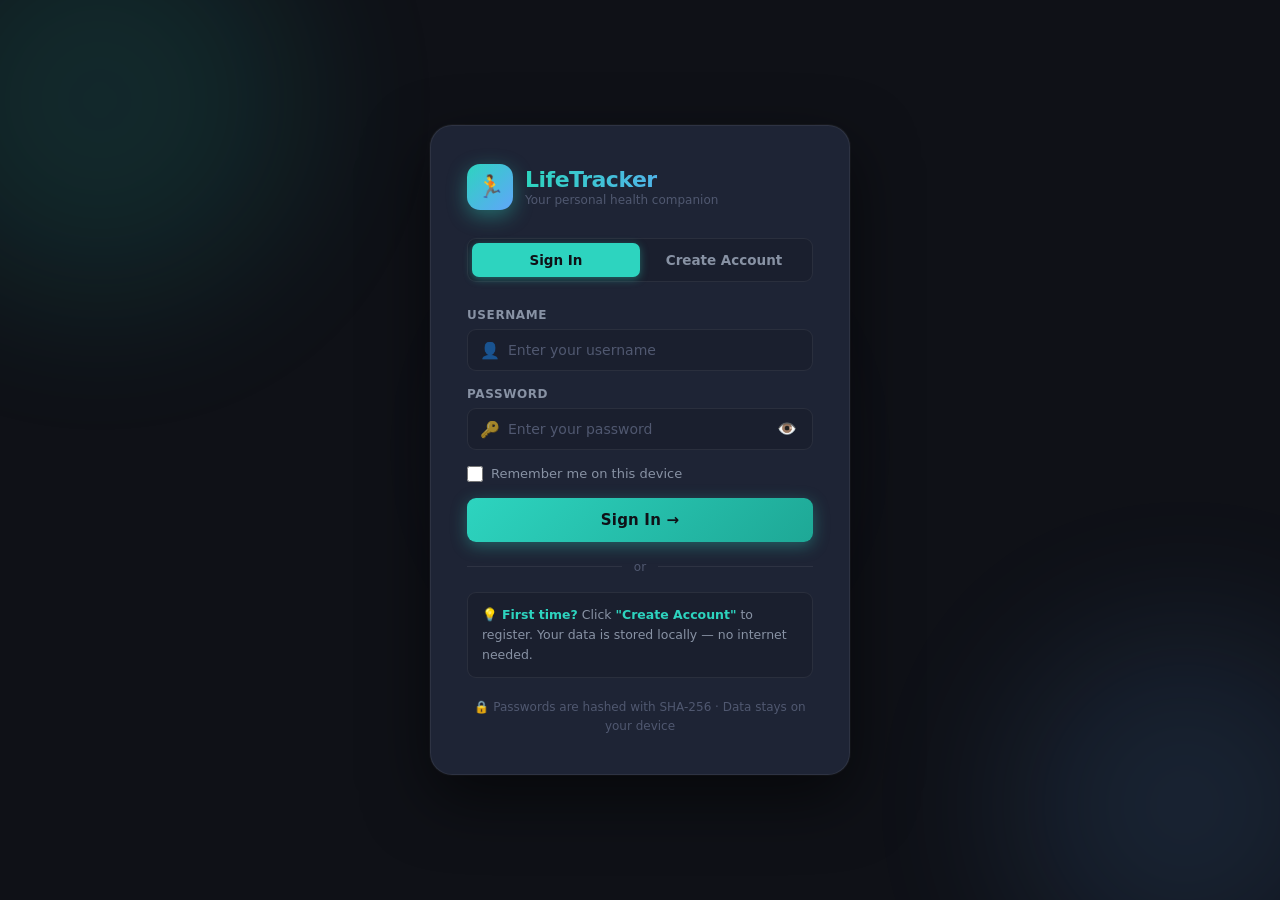
<file: life-tracker With Log in ui/life-tracker/index.html>
<!DOCTYPE html>
<html lang="en">
<head>
  <meta charset="UTF-8" />
  <meta name="viewport" content="width=device-width, initial-scale=1.0" />
  <title>LifeTracker — Daily Log</title>
  <script src="auth.js"></script>
  <script>
    // Auth guard — runs before page renders
    (function() {
      if (!Auth.isLoggedIn()) window.location.href = "login.html";
    })();
  </script>
  <link rel="stylesheet" href="style.css" />
  <style>
    /* Page-specific extras */
    .nutrition-preview {
      display: none;
      gap: 24px;
      justify-content: center;
      padding: 14px 20px;
      background: var(--bg-hover);
      border: 1px solid var(--border);
      border-radius: var(--radius-sm);
      margin-top: 10px;
    }
    .manual-macros-grid {
      display: none;
      grid-template-columns: 1fr 1fr;
      gap: 12px;
      margin-top: 12px;
      padding: 16px;
      background: var(--bg-hover);
      border: 1px solid var(--border);
      border-radius: var(--radius-sm);
    }
    .section-heading {
      font-size: 16px;
      font-weight: 700;
      color: var(--text-primary);
      margin-bottom: 16px;
      padding-bottom: 10px;
      border-bottom: 1px solid var(--border);
      display: flex;
      align-items: center;
      gap: 8px;
    }
    .vitals-grid {
      display: grid;
      grid-template-columns: 1fr 1fr;
      gap: 16px;
    }
    @media(max-width:600px){ .vitals-grid{grid-template-columns:1fr;} }
  </style>
</head>
<body>
<div class="app-shell">

  <!-- ─── SIDEBAR ─────────────────────────────────────────────── -->
  <aside class="sidebar" id="sidebar">
    <div class="sidebar-logo">
      <div class="logo-icon">🏃</div>
      <div class="logo-text">LifeTracker</div>
    </div>

    <nav class="sidebar-nav">
      <div class="nav-section">Navigation</div>
      <a class="nav-item active" href="index.html">
        <span class="nav-icon">📝</span> Daily Log
      </a>
      <a class="nav-item" href="dashboard.html">
        <span class="nav-icon">📊</span> Dashboard
      </a>

      <div class="nav-section" style="margin-top:8px">Log Sections</div>
      <button class="nav-item" onclick="switchTab('log')">
        <span class="nav-icon">🍽️</span> Food & Vitals
      </button>
      <button class="nav-item" onclick="switchTab('history')">
        <span class="nav-icon">📅</span> History
      </button>
      <button class="nav-item" onclick="switchTab('custom-food')">
        <span class="nav-icon">➕</span> Custom Foods
      </button>
      <button class="nav-item" onclick="switchTab('settings')">
        <span class="nav-icon">⚙️</span> Settings
      </button>
    </nav>

    <div class="sidebar-footer">
      <div class="flex items-center justify-between">
        <span style="font-size:13px;color:var(--text-secondary)">🌙 Dark Mode</span>
        <label class="toggle">
          <input type="checkbox" id="darkModeToggle" checked />
          <span class="toggle-slider"></span>
        </label>
      </div>
      <a class="nav-item" href="dashboard.html" style="margin-top:4px">
        <span class="nav-icon">🚀</span> Open Dashboard
      </a>
    </div>
  </aside>

  <!-- Sidebar mobile overlay -->
  <div class="sidebar-overlay" id="sidebarOverlay"></div>

  <!-- ─── MAIN ──────────────────────────────────────────────────── -->
  <main class="main">
    <!-- TOPBAR -->
    <header class="topbar">
      <div class="flex items-center gap-3">
        <button class="hamburger" id="hamburger">☰</button>
        <div class="topbar-title">Daily Log</div>
      </div>
      <div class="topbar-actions">
        <div class="flex items-center gap-2">
          <input type="date" id="datePicker"
            style="width:160px;padding:7px 10px;font-size:13px"
            title="Select a date to view or edit" />
          <button class="btn btn-secondary btn-sm" id="btnToday">Today</button>
        </div>
        <div id="userChip" style="display:flex;align-items:center;gap:8px;margin-left:4px;cursor:pointer;position:relative" onclick="toggleUserMenu()">
          <div id="userAvatar" style="width:34px;height:34px;border-radius:50%;display:flex;align-items:center;justify-content:center;font-size:13px;font-weight:800;flex-shrink:0;border:2px solid var(--border)"></div>
          <div id="userMenu" style="display:none;position:absolute;top:calc(100%+10px);right:0;background:var(--bg-surface);border:1px solid var(--border);border-radius:var(--radius);box-shadow:var(--shadow-md);min-width:190px;z-index:999;overflow:hidden">
            <div style="padding:14px;border-bottom:1px solid var(--border)">
              <div style="font-size:14px;font-weight:700;color:var(--text-primary)" id="menuName"></div>
              <div style="font-size:11px;color:var(--text-muted)" id="menuUsername"></div>
            </div>
            <a href="dashboard.html" style="display:flex;align-items:center;gap:10px;padding:11px 14px;font-size:13px;color:var(--text-secondary);text-decoration:none" onmouseover="this.style.background='var(--bg-hover)'" onmouseout="this.style.background=''">📊 Dashboard</a>
            <div style="border-top:1px solid var(--border)"></div>
            <button onclick="Auth.logout()" style="display:flex;align-items:center;gap:10px;padding:11px 14px;font-size:13px;color:#f87171;background:none;border:none;width:100%;text-align:left;cursor:pointer;font-family:inherit" onmouseover="this.style.background='var(--bg-hover)'" onmouseout="this.style.background=''">🚪 Sign Out</button>
          </div>
        </div>
      </div>
    </header>

    <!-- CONTENT -->
    <div class="content">
      <!-- Current date label -->
      <div style="margin-bottom:18px;display:flex;align-items:center;justify-content:space-between;flex-wrap:wrap;gap:8px">
        <div>
          <div style="font-size:22px;font-weight:800;letter-spacing:-0.5px" id="currentDateLabel">Today</div>
          <div style="font-size:13px;color:var(--text-muted)">Track your health data below</div>
        </div>
        <a href="dashboard.html" class="btn btn-primary btn-sm">📊 View Dashboard →</a>
      </div>

      <!-- TAB BAR -->
      <div class="tab-bar">
        <button class="tab-btn active" data-tab="log">🍽️ Log</button>
        <button class="tab-btn" data-tab="history">📅 History</button>
        <button class="tab-btn" data-tab="custom-food">🧪 Custom Foods</button>
        <button class="tab-btn" data-tab="settings">⚙️ Settings</button>
      </div>

      <!-- ══════════════ TAB: LOG ══════════════ -->
      <div class="tab-panel active" id="log">

        <!-- VITALS CARD -->
        <div class="card mb-4 fade-in">
          <div class="section-heading">💪 Daily Vitals</div>
          <div class="vitals-grid">
            <div class="form-group">
              <label>👟 Steps Walked</label>
              <input type="number" id="inSteps" placeholder="e.g. 8000" min="0" max="100000" />
            </div>
            <div class="form-group">
              <label>⚖️ Body Weight (kg)</label>
              <input type="number" id="inWeight" placeholder="e.g. 70.5" min="20" max="300" step="0.1" />
            </div>
          </div>

          <div class="form-group mt-4">
            <label>😊 How are you feeling today?</label>
            <div class="mood-grid" id="moodPicker"></div>
          </div>

          <div style="margin-top:18px">
            <button class="btn btn-primary" id="saveVitalsBtn">💾 Save Vitals</button>
          </div>
        </div>

        <!-- DAILY NUTRITION TOTALS BAR -->
        <div class="card mb-4 fade-in" style="animation-delay:0.05s">
          <div class="card-header">
            <div class="card-title">📊 Today's Nutrition Summary</div>
          </div>
          <div id="macroBarWrap"></div>
          <div style="margin-top:12px;font-size:14px;color:var(--text-secondary)" id="totalsCal">
            No food logged yet
          </div>
        </div>

        <!-- FOOD LOG TABLE -->
        <div class="card mb-4 fade-in" style="animation-delay:0.10s">
          <div class="card-header">
            <div class="card-title">🍽️ Food Log</div>
            <span class="badge" id="foodCountBadge">0 entries</span>
          </div>
          <div style="overflow-x:auto">
            <table class="food-table">
              <thead>
                <tr>
                  <th>Meal</th>
                  <th>Food</th>
                  <th>Serving</th>
                  <th>Calories</th>
                  <th>Protein</th>
                  <th>Carbs</th>
                  <th>Fat</th>
                  <th>Actions</th>
                </tr>
              </thead>
              <tbody id="foodTbody"></tbody>
            </table>
          </div>
        </div>

        <!-- ADD FOOD FORM -->
        <div class="card fade-in" style="animation-delay:0.15s">
          <div class="section-heading">➕ Add Food Item</div>

          <div class="form-grid">
            <!-- Food search with autocomplete -->
            <div class="form-group full">
              <label>🔍 Food Name</label>
              <div class="autocomplete-wrap">
                <input type="text" id="foodSearch"
                  placeholder="Type to search food database (rice, chicken, egg…)"
                  autocomplete="off" />
                <div class="autocomplete-list" id="acList"></div>
              </div>
            </div>

            <div class="form-group">
              <label>📏 Quantity</label>
              <input type="number" id="foodQty" placeholder="e.g. 150" min="0.1" step="0.5" />
            </div>

            <div class="form-group">
              <label>📐 Unit</label>
              <select id="foodUnit">
                <option value="g">g (grams)</option>
                <option value="kg">kg</option>
                <option value="ml">ml</option>
                <option value="l">litre</option>
                <option value="cup">cup (~240g)</option>
                <option value="bowl">bowl (~250g)</option>
                <option value="plate">plate (~350g)</option>
                <option value="piece">piece (~100g)</option>
                <option value="slice">slice (~30g)</option>
                <option value="tbsp">tablespoon</option>
                <option value="tsp">teaspoon</option>
                <option value="oz">oz</option>
              </select>
            </div>

            <div class="form-group">
              <label>🕐 Meal Time</label>
              <select id="foodMeal">
                <option value="Breakfast">🌅 Breakfast</option>
                <option value="Lunch">☀️ Lunch</option>
                <option value="Dinner">🌙 Dinner</option>
                <option value="Snack">🍎 Snack</option>
                <option value="Other">🍽️ Other</option>
              </select>
            </div>
          </div>

          <!-- Nutrition preview -->
          <div class="nutrition-preview" id="nutritionPreview"></div>

          <!-- Manual macro input (for unlisted foods) -->
          <div style="margin-top:14px">
            <button class="btn btn-secondary btn-sm" id="toggleManualBtn">
              📝 Not in database? Enter macros manually
            </button>
          </div>

          <div class="manual-macros-grid" id="manualMacrosWrap">
            <div class="form-group">
              <label>🔥 Calories (kcal)</label>
              <input type="number" id="manCal" placeholder="e.g. 320" min="0" />
            </div>
            <div class="form-group">
              <label>💪 Protein (g)</label>
              <input type="number" id="manProt" placeholder="e.g. 15" min="0" step="0.1" />
            </div>
            <div class="form-group">
              <label>🌾 Carbohydrates (g)</label>
              <input type="number" id="manCarb" placeholder="e.g. 45" min="0" step="0.1" />
            </div>
            <div class="form-group">
              <label>🧈 Fat (g)</label>
              <input type="number" id="manFat" placeholder="e.g. 8" min="0" step="0.1" />
            </div>
            <div class="form-group full" style="margin-top:4px">
              <div style="font-size:12px;color:var(--text-muted)">
                💡 This food will be saved to your custom database for future use.
              </div>
            </div>
          </div>

          <div class="flex gap-3 mt-4">
            <button class="btn btn-primary" id="addFoodBtn">➕ Add Food</button>
            <button class="btn btn-secondary" id="clearFoodBtn">✕ Clear</button>
          </div>
        </div>

      </div><!-- /tab:log -->

      <!-- ══════════════ TAB: HISTORY ══════════════ -->
      <div class="tab-panel" id="history">
        <div class="card fade-in">
          <div class="card-header">
            <div class="card-title">📅 History</div>
            <span class="text-muted text-sm">Click any day to edit</span>
          </div>
          <div id="historyList">
            <div class="empty-state">
              <div class="empty-icon">📅</div>
              <div class="empty-title">Loading history…</div>
            </div>
          </div>
        </div>
      </div>

      <!-- ══════════════ TAB: CUSTOM FOODS ══════════════ -->
      <div class="tab-panel" id="custom-food">
        <div class="card fade-in">
          <div class="card-header">
            <div class="card-title">🧪 My Custom Foods</div>
          </div>
          <p style="font-size:13px;color:var(--text-secondary);margin-bottom:16px">
            Foods you've manually entered are saved here and appear in the search autocomplete.
          </p>
          <div id="customFoodList"></div>
        </div>
      </div>

      <!-- ══════════════ TAB: SETTINGS ══════════════ -->
      <div class="tab-panel" id="settings">
        <div class="card fade-in">
          <div class="section-heading">👤 Profile & Goals</div>
          <div class="form-grid">
            <div class="form-group full">
              <label>Your Name</label>
              <input type="text" id="settingName" placeholder="Enter your name" />
            </div>
            <div class="form-group">
              <label>🔥 Daily Calorie Goal (kcal)</label>
              <input type="number" id="settingCal" placeholder="2000" min="500" max="6000" />
            </div>
            <div class="form-group">
              <label>💪 Daily Protein Goal (g)</label>
              <input type="number" id="settingProt" placeholder="120" min="10" max="500" />
            </div>
            <div class="form-group full">
              <label>👟 Daily Steps Goal</label>
              <input type="number" id="settingSteps" placeholder="10000" min="1000" max="100000" />
            </div>
          </div>
          <button class="btn btn-primary mt-4" id="saveSettingsBtn">💾 Save Settings</button>
        </div>

        <div class="card mt-4 fade-in" style="animation-delay:0.1s">
          <div class="section-heading">📦 Data Management</div>

          <div class="settings-row">
            <div>
              <div class="settings-label">Export Data</div>
              <div class="settings-sub">Download all your data as a JSON file</div>
            </div>
            <button class="btn btn-secondary" id="exportJSONBtn">⬇️ Export JSON</button>
          </div>

          <div class="settings-row">
            <div>
              <div class="settings-label">Import Data</div>
              <div class="settings-sub">Restore from a previously exported JSON file</div>
            </div>
            <button class="btn btn-secondary" id="importJSONBtn">⬆️ Import JSON</button>
          </div>

          <div class="settings-row">
            <div>
              <div class="settings-label" style="color:var(--danger)">Clear All Data</div>
              <div class="settings-sub">Permanently delete all tracked data</div>
            </div>
            <button class="btn btn-danger" id="clearDataBtn">🗑️ Clear Data</button>
          </div>
        </div>

        <div class="card mt-4 fade-in" style="animation-delay:0.2s">
          <div class="section-heading">ℹ️ About</div>
          <p style="font-size:13.5px;color:var(--text-secondary);line-height:1.8">
            <strong>LifeTracker v1.0</strong> — A fully offline personal health tracking app.<br/>
            All data is stored locally in your browser's <code>localStorage</code>.<br/>
            No internet required · No account needed · Your data stays on your device.
          </p>
          <div style="margin-top:14px;font-size:13px;color:var(--text-muted)">
            Built with HTML, CSS & JavaScript · Food DB: 60+ common foods included
          </div>
        </div>

      </div><!-- /tab:settings -->

    </div><!-- /content -->
  </main>

</div><!-- /app-shell -->

<!-- Toast container -->
<div id="toast-container"></div>

<!-- Scripts (order matters) -->
<script src="data.js"></script>
<script src="app.js"></script>
<script>
  // Populate user chip in topbar
  (function() {
    const s = Auth.getSession();
    if (!s) return;
    const av = document.getElementById("userAvatar");
    const mn = document.getElementById("menuName");
    const mu = document.getElementById("menuUsername");
    if (av) {
      const a = Auth.getUsers()[s.username]?.avatar || Auth.generateAvatar(s.displayName);
      av.textContent = a.initials;
      av.style.background = a.color;
      av.style.color = "#0f1117";
    }
    if (mn) mn.textContent = s.displayName;
    if (mu) mu.textContent = "@" + s.username;
  })();

  function toggleUserMenu() {
    const m = document.getElementById("userMenu");
    if (m) m.style.display = m.style.display === "none" ? "block" : "none";
  }
  document.addEventListener("click", function(e) {
    if (!e.target.closest("#userChip")) {
      const m = document.getElementById("userMenu");
      if (m) m.style.display = "none";
    }
  });
</script>
</body>
</html>
</file>
<file: life-tracker With Log in ui/life-tracker/style.css>
/* ═══════════════════════════════════════════════════════════════
   style.css — LifeTracker Design System
   Dark-first, teal-accented, clean fitness aesthetic
   ═══════════════════════════════════════════════════════════════ */

/* ─── CSS VARIABLES ──────────────────────────────────────────── */
:root {
  /* Background layers */
  --bg-base:     #0f1117;
  --bg-surface:  #161b27;
  --bg-card:     #1e2435;
  --bg-hover:    #252c3e;
  --bg-input:    #1a1f2e;

  /* Accent: teal-to-blue */
  --accent:      #2dd4bf;
  --accent-dim:  #1ea896;
  --accent2:     #60a5fa;
  --accent3:     #4ade80;
  --warning:     #fbbf24;
  --danger:      #f87171;
  --purple:      #a78bfa;

  /* Text */
  --text-primary:   #e8eaf2;
  --text-secondary: #8892a4;
  --text-muted:     #505870;

  /* Border */
  --border:      rgba(255,255,255,0.06);
  --border-glow: rgba(45,212,191,0.25);

  /* Shadows */
  --shadow-sm:   0 2px 8px rgba(0,0,0,0.35);
  --shadow-md:   0 6px 24px rgba(0,0,0,0.45);
  --shadow-lg:   0 16px 48px rgba(0,0,0,0.55);
  --shadow-glow: 0 0 24px rgba(45,212,191,0.15);

  /* Spacing */
  --radius:      14px;
  --radius-sm:   8px;
  --radius-lg:   20px;

  /* Transitions */
  --trans:       all 0.22s cubic-bezier(0.4,0,0.2,1);
}

/* Light mode override */
body.light {
  --bg-base:     #f0f4f8;
  --bg-surface:  #ffffff;
  --bg-card:     #ffffff;
  --bg-hover:    #f5f7fb;
  --bg-input:    #f0f4f8;
  --text-primary:   #1a1f2e;
  --text-secondary: #5a6478;
  --text-muted:     #a0aab8;
  --border:      rgba(0,0,0,0.08);
  --shadow-sm:   0 2px 8px rgba(0,0,0,0.08);
  --shadow-md:   0 6px 24px rgba(0,0,0,0.10);
}

/* ─── RESET & BASE ───────────────────────────────────────────── */
*, *::before, *::after { box-sizing: border-box; margin: 0; padding: 0; }

html { scroll-behavior: smooth; -webkit-font-smoothing: antialiased; }

body {
  font-family: 'Segoe UI', 'SF Pro Display', system-ui, -apple-system, sans-serif;
  background: var(--bg-base);
  color: var(--text-primary);
  min-height: 100vh;
  line-height: 1.5;
  transition: background 0.3s, color 0.3s;
}

a { color: var(--accent); text-decoration: none; transition: var(--trans); }
a:hover { color: var(--accent2); }

button { cursor: pointer; font-family: inherit; }
input, select, textarea { font-family: inherit; }

::-webkit-scrollbar { width: 6px; }
::-webkit-scrollbar-track { background: var(--bg-base); }
::-webkit-scrollbar-thumb { background: var(--text-muted); border-radius: 99px; }

/* ─── LAYOUT ─────────────────────────────────────────────────── */
.app-shell {
  display: flex;
  min-height: 100vh;
}

/* ── SIDEBAR ── */
.sidebar {
  width: 220px;
  flex-shrink: 0;
  background: var(--bg-surface);
  border-right: 1px solid var(--border);
  display: flex;
  flex-direction: column;
  position: fixed;
  top: 0; left: 0; bottom: 0;
  z-index: 100;
  transition: width 0.25s ease, transform 0.25s ease;
  overflow: hidden;
}

.sidebar-logo {
  padding: 24px 20px 20px;
  display: flex;
  align-items: center;
  gap: 10px;
  border-bottom: 1px solid var(--border);
}

.logo-icon {
  width: 36px; height: 36px;
  background: linear-gradient(135deg, var(--accent), var(--accent2));
  border-radius: 10px;
  display: flex; align-items: center; justify-content: center;
  font-size: 18px;
  flex-shrink: 0;
  box-shadow: 0 4px 12px rgba(45,212,191,0.35);
}

.logo-text {
  font-size: 17px;
  font-weight: 700;
  letter-spacing: -0.3px;
  background: linear-gradient(90deg, var(--accent), var(--accent2));
  -webkit-background-clip: text;
  -webkit-text-fill-color: transparent;
  background-clip: text;
}

.sidebar-nav {
  flex: 1;
  padding: 16px 12px;
  display: flex;
  flex-direction: column;
  gap: 4px;
  overflow-y: auto;
}

.nav-section {
  font-size: 10px;
  font-weight: 700;
  text-transform: uppercase;
  letter-spacing: 1px;
  color: var(--text-muted);
  padding: 10px 8px 4px;
}

.nav-item {
  display: flex;
  align-items: center;
  gap: 10px;
  padding: 10px 12px;
  border-radius: var(--radius-sm);
  color: var(--text-secondary);
  font-size: 14px;
  font-weight: 500;
  transition: var(--trans);
  cursor: pointer;
  border: none;
  background: none;
  width: 100%;
  text-align: left;
  text-decoration: none;
}

.nav-item:hover {
  background: var(--bg-hover);
  color: var(--text-primary);
}

.nav-item.active {
  background: rgba(45,212,191,0.12);
  color: var(--accent);
  font-weight: 600;
}

.nav-item .nav-icon { font-size: 17px; width: 20px; text-align: center; }

.sidebar-footer {
  padding: 16px 12px;
  border-top: 1px solid var(--border);
  display: flex;
  flex-direction: column;
  gap: 8px;
}

/* ── MAIN CONTENT ── */
.main {
  flex: 1;
  margin-left: 220px;
  min-height: 100vh;
  display: flex;
  flex-direction: column;
  transition: margin-left 0.25s ease;
}

.topbar {
  height: 64px;
  background: var(--bg-surface);
  border-bottom: 1px solid var(--border);
  display: flex;
  align-items: center;
  justify-content: space-between;
  padding: 0 28px;
  position: sticky;
  top: 0;
  z-index: 90;
  backdrop-filter: blur(12px);
}

.topbar-title {
  font-size: 20px;
  font-weight: 700;
  letter-spacing: -0.3px;
  color: var(--text-primary);
}

.topbar-actions {
  display: flex;
  align-items: center;
  gap: 12px;
}

.content {
  flex: 1;
  padding: 28px;
  max-width: 1400px;
  width: 100%;
}

/* ─── TABS ───────────────────────────────────────────────────── */
.tab-bar {
  display: flex;
  gap: 4px;
  background: var(--bg-surface);
  border: 1px solid var(--border);
  border-radius: var(--radius);
  padding: 5px;
  margin-bottom: 24px;
  width: fit-content;
}

.tab-btn {
  padding: 8px 18px;
  border-radius: var(--radius-sm);
  border: none;
  background: none;
  color: var(--text-secondary);
  font-size: 13.5px;
  font-weight: 500;
  transition: var(--trans);
}

.tab-btn:hover { color: var(--text-primary); background: var(--bg-hover); }

.tab-btn.active {
  background: var(--accent);
  color: #0f1117;
  font-weight: 700;
  box-shadow: 0 2px 8px rgba(45,212,191,0.4);
}

.tab-panel { display: none; }
.tab-panel.active { display: block; }

/* ─── CARDS ──────────────────────────────────────────────────── */
.card {
  background: var(--bg-card);
  border: 1px solid var(--border);
  border-radius: var(--radius);
  padding: 22px;
  transition: var(--trans);
}

.card:hover { border-color: rgba(45,212,191,0.15); }

.card-header {
  display: flex;
  align-items: center;
  justify-content: space-between;
  margin-bottom: 18px;
}

.card-title {
  font-size: 14px;
  font-weight: 600;
  color: var(--text-secondary);
  text-transform: uppercase;
  letter-spacing: 0.6px;
  display: flex;
  align-items: center;
  gap: 8px;
}

/* ─── STAT CARDS ─────────────────────────────────────────────── */
.stats-grid {
  display: grid;
  grid-template-columns: repeat(auto-fit, minmax(190px, 1fr));
  gap: 16px;
  margin-bottom: 24px;
}

.stat-card {
  background: var(--bg-card);
  border: 1px solid var(--border);
  border-radius: var(--radius);
  padding: 20px;
  transition: var(--trans);
  position: relative;
  overflow: hidden;
}

.stat-card::before {
  content: '';
  position: absolute;
  top: 0; left: 0; right: 0;
  height: 2px;
  background: linear-gradient(90deg, var(--accent-color, var(--accent)), transparent);
  border-radius: var(--radius) var(--radius) 0 0;
}

.stat-card:hover {
  transform: translateY(-2px);
  box-shadow: var(--shadow-md);
  border-color: rgba(45,212,191,0.2);
}

.stat-icon {
  width: 40px; height: 40px;
  border-radius: 10px;
  display: flex; align-items: center; justify-content: center;
  font-size: 20px;
  margin-bottom: 14px;
  background: var(--icon-bg, rgba(45,212,191,0.12));
}

.stat-value {
  font-size: 28px;
  font-weight: 800;
  color: var(--text-primary);
  letter-spacing: -1px;
  line-height: 1;
  margin-bottom: 4px;
}

.stat-unit {
  font-size: 14px;
  font-weight: 500;
  color: var(--text-muted);
  margin-left: 2px;
}

.stat-label {
  font-size: 13px;
  color: var(--text-secondary);
  font-weight: 500;
}

.stat-sub {
  font-size: 11px;
  color: var(--text-muted);
  margin-top: 4px;
}

.stat-progress {
  margin-top: 12px;
  height: 4px;
  background: var(--bg-hover);
  border-radius: 99px;
  overflow: hidden;
}

.stat-progress-bar {
  height: 100%;
  background: var(--accent-color, var(--accent));
  border-radius: 99px;
  transition: width 0.8s cubic-bezier(0.4,0,0.2,1);
}

/* ─── CHART CARDS ────────────────────────────────────────────── */
.charts-grid {
  display: grid;
  grid-template-columns: 1fr 1fr;
  gap: 20px;
  margin-bottom: 24px;
}

.chart-card {
  background: var(--bg-card);
  border: 1px solid var(--border);
  border-radius: var(--radius);
  padding: 20px;
}

.chart-card.full-width { grid-column: 1 / -1; }

.chart-canvas-wrap {
  position: relative;
  height: 220px;
  margin-top: 10px;
}

.chart-canvas-wrap canvas {
  width: 100% !important;
  height: 100% !important;
  border-radius: var(--radius-sm);
}

/* ─── FORMS ──────────────────────────────────────────────────── */
.form-grid {
  display: grid;
  grid-template-columns: 1fr 1fr;
  gap: 16px;
}

.form-group {
  display: flex;
  flex-direction: column;
  gap: 7px;
}

.form-group.full { grid-column: 1 / -1; }

label {
  font-size: 12.5px;
  font-weight: 600;
  color: var(--text-secondary);
  text-transform: uppercase;
  letter-spacing: 0.5px;
}

input[type="text"],
input[type="number"],
input[type="date"],
select,
textarea {
  background: var(--bg-input);
  border: 1.5px solid var(--border);
  border-radius: var(--radius-sm);
  color: var(--text-primary);
  padding: 11px 14px;
  font-size: 14px;
  transition: var(--trans);
  width: 100%;
  appearance: none;
  -webkit-appearance: none;
}

input:focus, select:focus, textarea:focus {
  outline: none;
  border-color: var(--accent);
  background: var(--bg-hover);
  box-shadow: 0 0 0 3px rgba(45,212,191,0.15);
}

select {
  background-image: url("data:image/svg+xml,%3Csvg xmlns='http://www.w3.org/2000/svg' width='12' height='8' viewBox='0 0 12 8'%3E%3Cpath d='M1 1l5 5 5-5' stroke='%238892a4' stroke-width='1.5' fill='none' stroke-linecap='round'/%3E%3C/svg%3E");
  background-repeat: no-repeat;
  background-position: right 12px center;
  padding-right: 36px;
}

textarea { resize: vertical; min-height: 80px; }

/* ─── BUTTONS ────────────────────────────────────────────────── */
.btn {
  display: inline-flex;
  align-items: center;
  gap: 7px;
  padding: 10px 18px;
  border-radius: var(--radius-sm);
  border: none;
  font-size: 13.5px;
  font-weight: 600;
  transition: var(--trans);
  cursor: pointer;
  line-height: 1;
  white-space: nowrap;
}

.btn-primary {
  background: var(--accent);
  color: #0f1117;
  box-shadow: 0 4px 12px rgba(45,212,191,0.35);
}

.btn-primary:hover {
  background: var(--accent-dim);
  transform: translateY(-1px);
  box-shadow: 0 6px 20px rgba(45,212,191,0.45);
}

.btn-primary:active { transform: translateY(0); }

.btn-secondary {
  background: var(--bg-hover);
  color: var(--text-secondary);
  border: 1px solid var(--border);
}

.btn-secondary:hover {
  background: var(--bg-surface);
  color: var(--text-primary);
  border-color: var(--accent);
}

.btn-danger {
  background: rgba(248,113,113,0.12);
  color: var(--danger);
  border: 1px solid rgba(248,113,113,0.2);
}

.btn-danger:hover {
  background: rgba(248,113,113,0.2);
}

.btn-sm { padding: 6px 12px; font-size: 12px; }
.btn-icon { padding: 8px; }

/* ─── FOOD LOG TABLE ─────────────────────────────────────────── */
.food-table {
  width: 100%;
  border-collapse: collapse;
  font-size: 13.5px;
}

.food-table th {
  text-align: left;
  padding: 8px 12px;
  color: var(--text-muted);
  font-size: 11px;
  font-weight: 700;
  text-transform: uppercase;
  letter-spacing: 0.6px;
  border-bottom: 1px solid var(--border);
}

.food-table td {
  padding: 11px 12px;
  border-bottom: 1px solid var(--border);
  color: var(--text-primary);
  vertical-align: middle;
}

.food-table tr:last-child td { border-bottom: none; }
.food-table tr:hover td { background: var(--bg-hover); }

.food-table .nutrient-col { color: var(--text-secondary); font-size: 13px; }
.food-table .meal-badge {
  display: inline-block;
  padding: 2px 8px;
  border-radius: 99px;
  font-size: 11px;
  font-weight: 600;
}

/* Macro color dots */
.macro-dot {
  display: inline-block;
  width: 8px; height: 8px;
  border-radius: 50%;
  margin-right: 4px;
  vertical-align: middle;
}

/* ─── MACRO SUMMARY BAR ──────────────────────────────────────── */
.macro-bar-wrap {
  margin-top: 14px;
}

.macro-labels {
  display: flex;
  justify-content: space-between;
  margin-bottom: 6px;
}

.macro-label {
  font-size: 12px;
  color: var(--text-secondary);
  font-weight: 500;
}

.macro-label span {
  font-weight: 700;
  color: var(--text-primary);
  display: block;
  font-size: 15px;
}

.macro-bar {
  height: 8px;
  border-radius: 99px;
  background: var(--bg-hover);
  display: flex;
  overflow: hidden;
  gap: 2px;
}

.macro-seg {
  height: 100%;
  border-radius: 99px;
  transition: width 0.6s cubic-bezier(0.4,0,0.2,1);
}

/* ─── FOOD SEARCH AUTOCOMPLETE ───────────────────────────────── */
.autocomplete-wrap {
  position: relative;
}

.autocomplete-list {
  position: absolute;
  top: calc(100% + 4px);
  left: 0; right: 0;
  background: var(--bg-surface);
  border: 1px solid var(--border);
  border-radius: var(--radius-sm);
  box-shadow: var(--shadow-md);
  z-index: 999;
  max-height: 220px;
  overflow-y: auto;
  display: none;
}

.autocomplete-list.open { display: block; }

.autocomplete-item {
  padding: 10px 14px;
  cursor: pointer;
  font-size: 13.5px;
  transition: var(--trans);
  display: flex;
  align-items: center;
  justify-content: space-between;
}

.autocomplete-item:hover,
.autocomplete-item.highlighted { background: var(--bg-hover); }

.autocomplete-item .food-macros {
  font-size: 11px;
  color: var(--text-muted);
}

/* ─── TOGGLE SWITCH ──────────────────────────────────────────── */
.toggle {
  position: relative;
  display: inline-block;
  width: 40px; height: 22px;
}

.toggle input { display: none; }

.toggle-slider {
  position: absolute;
  cursor: pointer;
  top: 0; left: 0; right: 0; bottom: 0;
  background: var(--bg-hover);
  border-radius: 11px;
  transition: var(--trans);
  border: 1px solid var(--border);
}

.toggle-slider::before {
  content: '';
  position: absolute;
  width: 16px; height: 16px;
  left: 2px; top: 2px;
  background: var(--text-muted);
  border-radius: 50%;
  transition: var(--trans);
}

.toggle input:checked + .toggle-slider { background: var(--accent); border-color: var(--accent); }
.toggle input:checked + .toggle-slider::before { transform: translateX(18px); background: #0f1117; }

/* ─── MOOD PICKER ────────────────────────────────────────────── */
.mood-grid {
  display: flex;
  flex-wrap: wrap;
  gap: 8px;
}

.mood-btn {
  padding: 8px 14px;
  border-radius: 99px;
  border: 1.5px solid var(--border);
  background: var(--bg-input);
  color: var(--text-secondary);
  font-size: 13px;
  font-weight: 500;
  transition: var(--trans);
  cursor: pointer;
  display: flex;
  align-items: center;
  gap: 6px;
}

.mood-btn:hover { border-color: var(--accent); color: var(--text-primary); }

.mood-btn.selected {
  border-color: var(--accent);
  background: rgba(45,212,191,0.12);
  color: var(--accent);
  font-weight: 600;
}

/* ─── HISTORY LIST ───────────────────────────────────────────── */
.history-item {
  background: var(--bg-card);
  border: 1px solid var(--border);
  border-radius: var(--radius);
  padding: 16px 20px;
  margin-bottom: 10px;
  display: flex;
  align-items: center;
  justify-content: space-between;
  transition: var(--trans);
  cursor: pointer;
}

.history-item:hover {
  border-color: rgba(45,212,191,0.2);
  transform: translateX(2px);
}

.history-date {
  font-size: 14px;
  font-weight: 700;
  color: var(--text-primary);
}

.history-sub {
  font-size: 12px;
  color: var(--text-secondary);
  margin-top: 2px;
}

.history-stats {
  display: flex;
  gap: 20px;
  align-items: center;
}

.hstat {
  text-align: center;
}

.hstat-val { font-size: 15px; font-weight: 700; color: var(--text-primary); }
.hstat-lbl { font-size: 10px; color: var(--text-muted); text-transform: uppercase; letter-spacing: 0.5px; }

/* ─── TOAST NOTIFICATIONS ────────────────────────────────────── */
#toast-container {
  position: fixed;
  bottom: 24px;
  right: 24px;
  z-index: 9999;
  display: flex;
  flex-direction: column;
  gap: 10px;
}

.toast {
  background: var(--bg-card);
  border: 1px solid var(--border);
  border-radius: var(--radius-sm);
  padding: 12px 18px;
  font-size: 13.5px;
  color: var(--text-primary);
  box-shadow: var(--shadow-md);
  display: flex;
  align-items: center;
  gap: 10px;
  min-width: 220px;
  animation: slideInRight 0.3s ease;
  transition: opacity 0.3s;
}

.toast.success { border-left: 3px solid var(--accent); }
.toast.error   { border-left: 3px solid var(--danger); }
.toast.info    { border-left: 3px solid var(--accent2); }

@keyframes slideInRight {
  from { opacity: 0; transform: translateX(20px); }
  to   { opacity: 1; transform: translateX(0); }
}

/* ─── MODAL ──────────────────────────────────────────────────── */
.modal-overlay {
  position: fixed;
  inset: 0;
  background: rgba(0,0,0,0.65);
  backdrop-filter: blur(4px);
  z-index: 999;
  display: none;
  align-items: center;
  justify-content: center;
  padding: 20px;
}

.modal-overlay.open { display: flex; animation: fadeIn 0.2s ease; }

@keyframes fadeIn { from { opacity: 0; } to { opacity: 1; } }

.modal {
  background: var(--bg-surface);
  border: 1px solid var(--border);
  border-radius: var(--radius-lg);
  padding: 28px;
  width: 100%;
  max-width: 480px;
  box-shadow: var(--shadow-lg);
  animation: scaleIn 0.25s cubic-bezier(0.4,0,0.2,1);
}

@keyframes scaleIn {
  from { opacity: 0; transform: scale(0.96) translateY(8px); }
  to   { opacity: 1; transform: scale(1) translateY(0); }
}

.modal-title {
  font-size: 18px;
  font-weight: 700;
  margin-bottom: 20px;
  color: var(--text-primary);
}

.modal-actions {
  display: flex;
  justify-content: flex-end;
  gap: 10px;
  margin-top: 22px;
}

/* ─── SETTINGS ───────────────────────────────────────────────── */
.settings-row {
  display: flex;
  align-items: center;
  justify-content: space-between;
  padding: 14px 0;
  border-bottom: 1px solid var(--border);
}

.settings-row:last-child { border-bottom: none; }

.settings-label {
  font-size: 14px;
  font-weight: 500;
  color: var(--text-primary);
}

.settings-sub {
  font-size: 12px;
  color: var(--text-secondary);
  margin-top: 2px;
}

/* ─── DATE FILTER BAR ────────────────────────────────────────── */
.filter-bar {
  display: flex;
  align-items: center;
  gap: 10px;
  margin-bottom: 22px;
  flex-wrap: wrap;
}

.period-btn {
  padding: 6px 14px;
  border-radius: 99px;
  border: 1px solid var(--border);
  background: none;
  color: var(--text-secondary);
  font-size: 13px;
  font-weight: 500;
  transition: var(--trans);
  cursor: pointer;
}

.period-btn:hover { color: var(--text-primary); border-color: var(--accent); }
.period-btn.active {
  background: rgba(45,212,191,0.12);
  color: var(--accent);
  border-color: var(--accent);
  font-weight: 700;
}

/* ─── EMPTY STATE ────────────────────────────────────────────── */
.empty-state {
  text-align: center;
  padding: 60px 20px;
  color: var(--text-muted);
}

.empty-icon { font-size: 48px; margin-bottom: 12px; }
.empty-title { font-size: 18px; font-weight: 600; color: var(--text-secondary); margin-bottom: 6px; }
.empty-sub { font-size: 14px; }

/* ─── ANIMATIONS ─────────────────────────────────────────────── */
.fade-in {
  animation: fadeInUp 0.4s ease both;
}

@keyframes fadeInUp {
  from { opacity: 0; transform: translateY(12px); }
  to   { opacity: 1; transform: translateY(0); }
}

.stagger > * {
  animation: fadeInUp 0.4s ease both;
}

.stagger > *:nth-child(1) { animation-delay: 0.05s; }
.stagger > *:nth-child(2) { animation-delay: 0.10s; }
.stagger > *:nth-child(3) { animation-delay: 0.15s; }
.stagger > *:nth-child(4) { animation-delay: 0.20s; }
.stagger > *:nth-child(5) { animation-delay: 0.25s; }
.stagger > *:nth-child(6) { animation-delay: 0.30s; }

/* ─── UTILITY ────────────────────────────────────────────────── */
.flex { display: flex; }
.items-center { align-items: center; }
.justify-between { justify-content: space-between; }
.gap-2 { gap: 8px; }
.gap-3 { gap: 12px; }
.gap-4 { gap: 16px; }
.mt-2 { margin-top: 8px; }
.mt-4 { margin-top: 16px; }
.mt-6 { margin-top: 24px; }
.mb-2 { margin-bottom: 8px; }
.mb-4 { margin-bottom: 16px; }
.text-accent { color: var(--accent); }
.text-muted { color: var(--text-muted); }
.text-sm { font-size: 13px; }
.font-bold { font-weight: 700; }

/* ─── MOBILE RESPONSIVE ──────────────────────────────────────── */
.hamburger {
  display: none;
  background: none;
  border: none;
  font-size: 22px;
  color: var(--text-primary);
  cursor: pointer;
  padding: 4px;
}

@media (max-width: 768px) {
  .sidebar {
    transform: translateX(-100%);
    width: 240px;
  }

  .sidebar.open {
    transform: translateX(0);
    box-shadow: var(--shadow-lg);
  }

  .main { margin-left: 0; }
  .content { padding: 16px; }
  .hamburger { display: flex; }

  .form-grid { grid-template-columns: 1fr; }
  .charts-grid { grid-template-columns: 1fr; }
  .stats-grid { grid-template-columns: repeat(2, 1fr); }

  .history-stats { display: none; }
}

@media (max-width: 480px) {
  .stats-grid { grid-template-columns: 1fr; }
  .topbar { padding: 0 16px; }
}

/* ─── LOADING SPINNER ────────────────────────────────────────── */
.spinner {
  width: 20px; height: 20px;
  border: 2.5px solid var(--border);
  border-top-color: var(--accent);
  border-radius: 50%;
  animation: spin 0.7s linear infinite;
  display: inline-block;
}

@keyframes spin { to { transform: rotate(360deg); } }

/* ─── NUMBER INPUT CLEAN ─────────────────────────────────────── */
input[type=number]::-webkit-inner-spin-button,
input[type=number]::-webkit-outer-spin-button { -webkit-appearance: none; }
input[type=number] { -moz-appearance: textfield; }

/* ─── SECTION DIVIDER ────────────────────────────────────────── */
.divider {
  border: none;
  border-top: 1px solid var(--border);
  margin: 20px 0;
}

/* ─── BADGE ──────────────────────────────────────────────────── */
.badge {
  display: inline-block;
  padding: 2px 9px;
  border-radius: 99px;
  font-size: 11px;
  font-weight: 700;
  background: rgba(45,212,191,0.15);
  color: var(--accent);
}

/* Sidebar overlay for mobile */
.sidebar-overlay {
  display: none;
  position: fixed;
  inset: 0;
  background: rgba(0,0,0,0.5);
  z-index: 99;
}

.sidebar-overlay.open { display: block; }
</file>
